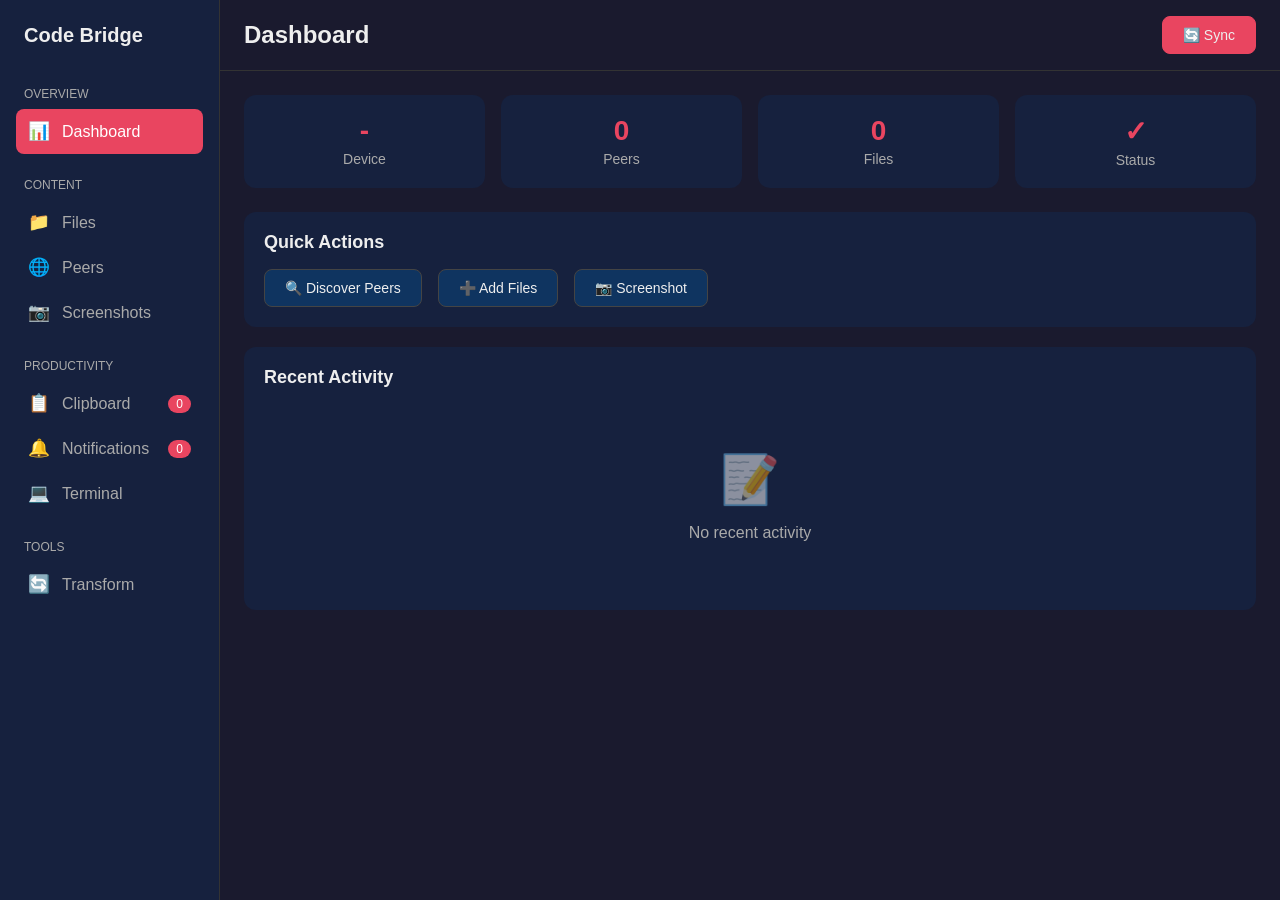
<file: apps/desktop-ubuntu/src/index.html>
<!DOCTYPE html>
<html lang="en">
<head>
    <meta charset="UTF-8">
    <meta name="viewport" content="width=device-width, initial-scale=1.0">
    <title>Code Bridge</title>
    <style>
        :root {
            --bg-primary: #1a1a2e;
            --bg-secondary: #16213e;
            --bg-tertiary: #0f3460;
            --text-primary: #eee;
            --text-secondary: #aaa;
            --accent: #e94560;
            --success: #4ade80;
            --warning: #fbbf24;
            --error: #ef4444;
            --info: #3b82f6;
        }

        * {
            box-sizing: border-box;
            margin: 0;
            padding: 0;
        }

        body {
            font-family: -apple-system, BlinkMacSystemFont, 'Segoe UI', Roboto, sans-serif;
            background: var(--bg-primary);
            color: var(--text-primary);
            min-height: 100vh;
            display: flex;
        }

        /* Sidebar */
        .sidebar {
            width: 220px;
            background: var(--bg-secondary);
            padding: 1rem;
            display: flex;
            flex-direction: column;
            border-right: 1px solid #333;
        }

        .logo {
            font-size: 1.25rem;
            font-weight: bold;
            margin-bottom: 2rem;
            padding: 0.5rem;
        }

        .nav-section {
            margin-bottom: 1.5rem;
        }

        .nav-section-title {
            font-size: 0.75rem;
            text-transform: uppercase;
            color: var(--text-secondary);
            margin-bottom: 0.5rem;
            padding: 0 0.5rem;
        }

        .nav-item {
            display: flex;
            align-items: center;
            gap: 0.75rem;
            padding: 0.75rem;
            border-radius: 8px;
            cursor: pointer;
            transition: all 0.2s;
            color: var(--text-secondary);
        }

        .nav-item:hover {
            background: var(--bg-tertiary);
            color: var(--text-primary);
        }

        .nav-item.active {
            background: var(--accent);
            color: white;
        }

        .nav-item .icon {
            font-size: 1.1rem;
        }

        .nav-item .badge {
            margin-left: auto;
            background: var(--accent);
            color: white;
            padding: 0.125rem 0.5rem;
            border-radius: 10px;
            font-size: 0.75rem;
        }

        .nav-item.active .badge {
            background: white;
            color: var(--accent);
        }

        /* Main Content */
        .main {
            flex: 1;
            display: flex;
            flex-direction: column;
            overflow: hidden;
        }

        .header {
            padding: 1rem 1.5rem;
            border-bottom: 1px solid #333;
            display: flex;
            align-items: center;
            justify-content: space-between;
        }

        .header h1 {
            font-size: 1.5rem;
        }

        .header-actions {
            display: flex;
            gap: 0.5rem;
        }

        .content {
            flex: 1;
            overflow-y: auto;
            padding: 1.5rem;
        }

        /* View containers */
        .view {
            display: none;
        }

        .view.active {
            display: block;
        }

        /* Status cards */
        .status-grid {
            display: grid;
            grid-template-columns: repeat(auto-fit, minmax(150px, 1fr));
            gap: 1rem;
            margin-bottom: 1.5rem;
        }

        .status-card {
            background: var(--bg-secondary);
            border-radius: 12px;
            padding: 1.25rem;
            text-align: center;
        }

        .status-card .value {
            font-size: 1.75rem;
            font-weight: bold;
            color: var(--accent);
        }

        .status-card .label {
            font-size: 0.875rem;
            color: var(--text-secondary);
            margin-top: 0.25rem;
        }

        /* Buttons */
        button {
            padding: 0.625rem 1.25rem;
            background: var(--bg-tertiary);
            border: 1px solid #444;
            border-radius: 8px;
            color: var(--text-primary);
            cursor: pointer;
            font-size: 0.875rem;
            transition: all 0.2s;
            display: inline-flex;
            align-items: center;
            gap: 0.5rem;
        }

        button:hover {
            background: #1a4d6e;
            border-color: #555;
        }

        button.primary {
            background: var(--accent);
            border-color: var(--accent);
        }

        button.primary:hover {
            background: #d13550;
        }

        button.small {
            padding: 0.375rem 0.75rem;
            font-size: 0.75rem;
        }

        /* Section boxes */
        .section {
            background: var(--bg-secondary);
            border-radius: 12px;
            padding: 1.25rem;
            margin-bottom: 1.25rem;
        }

        .section-header {
            display: flex;
            align-items: center;
            justify-content: space-between;
            margin-bottom: 1rem;
        }

        .section-title {
            font-size: 1.125rem;
            font-weight: 600;
        }

        /* Lists */
        .list {
            list-style: none;
        }

        .list-item {
            display: flex;
            align-items: center;
            padding: 0.875rem;
            border-bottom: 1px solid #333;
            gap: 1rem;
            transition: background 0.2s;
        }

        .list-item:last-child {
            border-bottom: none;
        }

        .list-item:hover {
            background: var(--bg-tertiary);
            border-radius: 8px;
        }

        .list-item .icon {
            font-size: 1.25rem;
        }

        .list-item .content {
            flex: 1;
            min-width: 0;
        }

        .list-item .title {
            font-weight: 500;
            margin-bottom: 0.25rem;
        }

        .list-item .subtitle {
            font-size: 0.875rem;
            color: var(--text-secondary);
        }

        .list-item .meta {
            font-size: 0.875rem;
            color: var(--text-secondary);
            text-align: right;
        }

        .list-item .actions {
            display: flex;
            gap: 0.5rem;
            opacity: 0;
            transition: opacity 0.2s;
        }

        .list-item:hover .actions {
            opacity: 1;
        }

        .empty {
            text-align: center;
            color: var(--text-secondary);
            padding: 3rem;
        }

        .empty .icon {
            font-size: 3rem;
            margin-bottom: 1rem;
            opacity: 0.5;
        }

        /* Split view */
        .split-view {
            display: grid;
            grid-template-columns: 1fr 1fr;
            gap: 1.5rem;
            height: 100%;
        }

        .split-view > div {
            display: flex;
            flex-direction: column;
            overflow: hidden;
        }

        /* Tabs */
        .tabs {
            display: flex;
            gap: 0.5rem;
            margin-bottom: 1rem;
            border-bottom: 1px solid #333;
            padding-bottom: 0.5rem;
        }

        .tab {
            padding: 0.5rem 1rem;
            background: transparent;
            border: none;
            border-radius: 6px;
            color: var(--text-secondary);
            cursor: pointer;
        }

        .tab:hover {
            background: var(--bg-tertiary);
            color: var(--text-primary);
        }

        .tab.active {
            background: var(--accent);
            color: white;
        }

        /* Forms */
        .form-group {
            margin-bottom: 1rem;
        }

        .form-label {
            display: block;
            font-size: 0.875rem;
            color: var(--text-secondary);
            margin-bottom: 0.5rem;
        }

        input, select, textarea {
            width: 100%;
            padding: 0.625rem;
            background: var(--bg-tertiary);
            border: 1px solid #444;
            border-radius: 6px;
            color: var(--text-primary);
            font-size: 0.875rem;
        }

        input:focus, select:focus, textarea:focus {
            outline: none;
            border-color: var(--accent);
        }

        textarea {
            resize: vertical;
            font-family: 'Monaco', 'Menlo', monospace;
        }

        /* Code block */
        .code-block {
            background: #0d1117;
            border-radius: 8px;
            padding: 1rem;
            font-family: 'Monaco', 'Menlo', monospace;
            font-size: 0.875rem;
            overflow-x: auto;
            color: #c9d1d9;
        }

        /* Notification styles */
        .notification-item {
            position: relative;
        }

        .notification-item .priority-dot {
            width: 8px;
            height: 8px;
            border-radius: 50%;
            flex-shrink: 0;
        }

        .notification-item .priority-dot.critical { background: var(--error); }
        .notification-item .priority-dot.high { background: var(--warning); }
        .notification-item .priority-dot.normal { background: var(--info); }
        .notification-item .priority-dot.low { background: var(--text-secondary); }

        .notification-item.unread {
            background: rgba(233, 69, 96, 0.05);
        }

        /* Terminal styles */
        .terminal-output {
            background: #0d1117;
            border-radius: 8px;
            padding: 1rem;
            font-family: 'Monaco', 'Menlo', monospace;
            font-size: 0.875rem;
            color: #4ade80;
            height: 300px;
            overflow-y: auto;
            white-space: pre-wrap;
        }

        .recording-controls {
            display: flex;
            align-items: center;
            gap: 1rem;
            padding: 1rem;
            background: var(--bg-tertiary);
            border-radius: 8px;
            margin-bottom: 1rem;
        }

        .recording-indicator {
            display: flex;
            align-items: center;
            gap: 0.5rem;
        }

        .recording-indicator .dot {
            width: 12px;
            height: 12px;
            border-radius: 50%;
            background: var(--error);
            animation: pulse 1s infinite;
        }

        @keyframes pulse {
            0%, 100% { opacity: 1; }
            50% { opacity: 0.5; }
        }

        /* Image preview */
        .image-preview {
            background: var(--bg-tertiary);
            border-radius: 8px;
            aspect-ratio: 16/9;
            display: flex;
            align-items: center;
            justify-content: center;
            color: var(--text-secondary);
        }

        .drop-zone {
            border: 2px dashed #444;
            border-radius: 12px;
            padding: 3rem;
            text-align: center;
            color: var(--text-secondary);
            transition: all 0.2s;
            cursor: pointer;
        }

        .drop-zone:hover, .drop-zone.active {
            border-color: var(--accent);
            background: rgba(233, 69, 96, 0.1);
        }

        /* Category badges */
        .category-badge {
            padding: 0.25rem 0.5rem;
            border-radius: 4px;
            font-size: 0.75rem;
            font-weight: 500;
        }

        .category-badge.build { background: #3b82f6; color: white; }
        .category-badge.test { background: #8b5cf6; color: white; }
        .category-badge.pr { background: #10b981; color: white; }
        .category-badge.security { background: #ef4444; color: white; }
        .category-badge.system { background: #6b7280; color: white; }
        .category-badge.code { background: #f59e0b; color: white; }
        .category-badge.text { background: #3b82f6; color: white; }
        .category-badge.url { background: #8b5cf6; color: white; }

        /* Slider */
        input[type="range"] {
            -webkit-appearance: none;
            background: var(--bg-tertiary);
            border-radius: 4px;
            height: 8px;
        }

        input[type="range"]::-webkit-slider-thumb {
            -webkit-appearance: none;
            width: 18px;
            height: 18px;
            border-radius: 50%;
            background: var(--accent);
            cursor: pointer;
        }

        /* Toggle */
        .toggle {
            position: relative;
            width: 44px;
            height: 24px;
            background: var(--bg-tertiary);
            border-radius: 12px;
            cursor: pointer;
            transition: background 0.2s;
        }

        .toggle.active {
            background: var(--accent);
        }

        .toggle::after {
            content: '';
            position: absolute;
            top: 2px;
            left: 2px;
            width: 20px;
            height: 20px;
            background: white;
            border-radius: 50%;
            transition: transform 0.2s;
        }

        .toggle.active::after {
            transform: translateX(20px);
        }

        /* Scrollbar */
        ::-webkit-scrollbar {
            width: 8px;
        }

        ::-webkit-scrollbar-track {
            background: var(--bg-primary);
        }

        ::-webkit-scrollbar-thumb {
            background: #444;
            border-radius: 4px;
        }

        ::-webkit-scrollbar-thumb:hover {
            background: #555;
        }
    </style>
</head>
<body>
    <!-- Sidebar -->
    <div class="sidebar">
        <div class="logo">Code Bridge</div>

        <div class="nav-section">
            <div class="nav-section-title">Overview</div>
            <div class="nav-item active" data-view="dashboard">
                <span class="icon">📊</span>
                <span>Dashboard</span>
            </div>
        </div>

        <div class="nav-section">
            <div class="nav-section-title">Content</div>
            <div class="nav-item" data-view="files">
                <span class="icon">📁</span>
                <span>Files</span>
            </div>
            <div class="nav-item" data-view="peers">
                <span class="icon">🌐</span>
                <span>Peers</span>
            </div>
            <div class="nav-item" data-view="screenshots">
                <span class="icon">📷</span>
                <span>Screenshots</span>
            </div>
        </div>

        <div class="nav-section">
            <div class="nav-section-title">Productivity</div>
            <div class="nav-item" data-view="clipboard">
                <span class="icon">📋</span>
                <span>Clipboard</span>
                <span class="badge" id="clipboard-count">0</span>
            </div>
            <div class="nav-item" data-view="notifications">
                <span class="icon">🔔</span>
                <span>Notifications</span>
                <span class="badge" id="notification-count">0</span>
            </div>
            <div class="nav-item" data-view="terminal">
                <span class="icon">💻</span>
                <span>Terminal</span>
            </div>
        </div>

        <div class="nav-section">
            <div class="nav-section-title">Tools</div>
            <div class="nav-item" data-view="transform">
                <span class="icon">🔄</span>
                <span>Transform</span>
            </div>
        </div>
    </div>

    <!-- Main Content -->
    <div class="main">
        <div class="header">
            <h1 id="view-title">Dashboard</h1>
            <div class="header-actions">
                <button id="sync-btn" class="primary">🔄 Sync</button>
            </div>
        </div>

        <div class="content">
            <!-- Dashboard View -->
            <div id="dashboard-view" class="view active">
                <div class="status-grid">
                    <div class="status-card">
                        <div class="value" id="device-name">-</div>
                        <div class="label">Device</div>
                    </div>
                    <div class="status-card">
                        <div class="value" id="peer-count">0</div>
                        <div class="label">Peers</div>
                    </div>
                    <div class="status-card">
                        <div class="value" id="file-count">0</div>
                        <div class="label">Files</div>
                    </div>
                    <div class="status-card">
                        <div class="value" id="sync-status">✓</div>
                        <div class="label">Status</div>
                    </div>
                </div>

                <div class="section">
                    <div class="section-header">
                        <h3 class="section-title">Quick Actions</h3>
                    </div>
                    <div style="display: flex; gap: 1rem; flex-wrap: wrap;">
                        <button id="discover-btn">🔍 Discover Peers</button>
                        <button id="add-files-btn">➕ Add Files</button>
                        <button id="take-screenshot-btn">📷 Screenshot</button>
                    </div>
                </div>

                <div class="section">
                    <div class="section-header">
                        <h3 class="section-title">Recent Activity</h3>
                    </div>
                    <ul class="list" id="activity-list">
                        <li class="empty">
                            <div class="icon">📝</div>
                            <div>No recent activity</div>
                        </li>
                    </ul>
                </div>
            </div>

            <!-- Files View -->
            <div id="files-view" class="view">
                <div class="section">
                    <div class="section-header">
                        <h3 class="section-title">Tracked Files</h3>
                        <button id="add-files-btn-2">➕ Add Files</button>
                    </div>
                    <ul class="list" id="file-list">
                        <li class="empty">
                            <div class="icon">📁</div>
                            <div>No files tracked</div>
                        </li>
                    </ul>
                </div>

                <div class="drop-zone" id="drop-zone">
                    <div class="icon">📂</div>
                    <p>Drop files here to share</p>
                </div>
            </div>

            <!-- Peers View -->
            <div id="peers-view" class="view">
                <div class="section">
                    <div class="section-header">
                        <h3 class="section-title">Connected Peers</h3>
                        <button id="discover-btn-2">🔍 Discover</button>
                    </div>
                    <ul class="list" id="peer-list">
                        <li class="empty">
                            <div class="icon">🌐</div>
                            <div>No peers connected</div>
                        </li>
                    </ul>
                </div>
            </div>

            <!-- Screenshots View -->
            <div id="screenshots-view" class="view">
                <div class="section">
                    <div class="section-header">
                        <h3 class="section-title">Screenshots</h3>
                        <div style="display: flex; gap: 0.5rem;">
                            <button id="capture-fullscreen">🖥️ Fullscreen</button>
                            <button id="capture-selection">✂️ Selection</button>
                        </div>
                    </div>
                    <ul class="list" id="screenshot-list">
                        <li class="empty">
                            <div class="icon">📷</div>
                            <div>No screenshots captured</div>
                        </li>
                    </ul>
                </div>
            </div>

            <!-- Clipboard View -->
            <div id="clipboard-view" class="view">
                <div class="section">
                    <div class="section-header">
                        <h3 class="section-title">Clipboard History</h3>
                        <div style="display: flex; gap: 0.5rem; align-items: center;">
                            <input type="text" id="clipboard-search" placeholder="Search..." style="width: 200px;">
                            <button id="clipboard-favorites" class="small">⭐ Favorites</button>
                            <button id="clipboard-clear" class="small">🗑️ Clear</button>
                        </div>
                    </div>
                    <ul class="list" id="clipboard-list">
                        <li class="empty">
                            <div class="icon">📋</div>
                            <div>No clipboard history</div>
                        </li>
                    </ul>
                </div>
            </div>

            <!-- Notifications View -->
            <div id="notifications-view" class="view">
                <div class="tabs" id="notification-tabs">
                    <button class="tab active" data-filter="all">All</button>
                    <button class="tab" data-filter="build">🔨 Builds</button>
                    <button class="tab" data-filter="test">🧪 Tests</button>
                    <button class="tab" data-filter="pr">🔀 PRs</button>
                    <button class="tab" data-filter="security">🛡️ Security</button>
                </div>

                <div class="section">
                    <div class="section-header">
                        <h3 class="section-title">Notifications</h3>
                        <button id="mark-all-read" class="small">✓ Mark All Read</button>
                    </div>
                    <ul class="list" id="notification-list">
                        <li class="empty">
                            <div class="icon">🔔</div>
                            <div>No notifications</div>
                        </li>
                    </ul>
                </div>
            </div>

            <!-- Terminal View -->
            <div id="terminal-view" class="view">
                <div class="tabs" id="terminal-tabs">
                    <button class="tab active" data-tab="recordings">Recordings</button>
                    <button class="tab" data-tab="history">History</button>
                    <button class="tab" data-tab="environment">Environment</button>
                </div>

                <div id="recordings-panel">
                    <div class="recording-controls">
                        <button id="start-recording" class="primary">⏺️ Start Recording</button>
                        <button id="stop-recording" style="display:none;">⏹️ Stop</button>
                        <span id="recording-status" style="display:none;" class="recording-indicator">
                            <span class="dot"></span>
                            <span>Recording...</span>
                        </span>
                    </div>

                    <div class="split-view" style="height: 400px;">
                        <div class="section" style="margin: 0;">
                            <h4 style="margin-bottom: 1rem;">Recordings</h4>
                            <ul class="list" id="recording-list">
                                <li class="empty">
                                    <div class="icon">🎬</div>
                                    <div>No recordings yet</div>
                                </li>
                            </ul>
                        </div>
                        <div class="section" style="margin: 0;">
                            <h4 style="margin-bottom: 1rem;">Preview</h4>
                            <div class="terminal-output" id="recording-preview">
                                Select a recording to preview
                            </div>
                        </div>
                    </div>
                </div>

                <div id="history-panel" style="display: none;">
                    <div class="section">
                        <div class="section-header">
                            <h3 class="section-title">Command History</h3>
                            <input type="text" id="history-search" placeholder="Search commands..." style="width: 250px;">
                        </div>
                        <ul class="list" id="history-list">
                            <li class="empty">
                                <div class="icon">📜</div>
                                <div>No command history</div>
                            </li>
                        </ul>
                    </div>
                </div>

                <div id="environment-panel" style="display: none;">
                    <div class="tabs" id="env-tabs">
                        <button class="tab active" data-env="aliases">Aliases</button>
                        <button class="tab" data-env="functions">Functions</button>
                        <button class="tab" data-env="vars">Variables</button>
                    </div>

                    <div class="section" id="aliases-section">
                        <ul class="list" id="alias-list">
                            <li class="empty">No aliases synced</li>
                        </ul>
                    </div>

                    <div class="section" id="functions-section" style="display: none;">
                        <ul class="list" id="function-list">
                            <li class="empty">No functions synced</li>
                        </ul>
                    </div>

                    <div class="section" id="vars-section" style="display: none;">
                        <ul class="list" id="var-list">
                            <li class="empty">No environment variables synced</li>
                        </ul>
                    </div>
                </div>
            </div>

            <!-- Transform View -->
            <div id="transform-view" class="view">
                <div class="tabs" id="transform-tabs">
                    <button class="tab active" data-transform="images">🖼️ Images</button>
                    <button class="tab" data-transform="data">📄 Data</button>
                    <button class="tab" data-transform="documents">📝 Documents</button>
                </div>

                <div id="images-transform-panel">
                    <div class="split-view">
                        <div>
                            <div class="section">
                                <h4>Source Image</h4>
                                <div class="drop-zone" id="image-drop-zone">
                                    <div class="icon">🖼️</div>
                                    <p>Drop image here or click to select</p>
                                </div>
                            </div>
                        </div>
                        <div>
                            <div class="section">
                                <h4>Output Settings</h4>
                                <div class="form-group">
                                    <label class="form-label">Format</label>
                                    <select id="image-format">
                                        <option value="png">PNG</option>
                                        <option value="jpeg">JPEG</option>
                                        <option value="webp" selected>WebP</option>
                                        <option value="gif">GIF</option>
                                    </select>
                                </div>
                                <div class="form-group">
                                    <label class="form-label">Quality: <span id="quality-value">85</span>%</label>
                                    <input type="range" id="image-quality" min="1" max="100" value="85">
                                </div>
                                <div class="form-group">
                                    <label style="display: flex; align-items: center; gap: 0.5rem; cursor: pointer;">
                                        <div class="toggle" id="resize-toggle"></div>
                                        <span>Resize Image</span>
                                    </label>
                                </div>
                                <div id="resize-options" style="display: none;">
                                    <div style="display: flex; gap: 0.5rem; align-items: center;">
                                        <input type="number" id="resize-width" placeholder="Width" style="width: 100px;">
                                        <span>x</span>
                                        <input type="number" id="resize-height" placeholder="Height" style="width: 100px;">
                                        <span>px</span>
                                    </div>
                                </div>
                                <button id="convert-image" class="primary" style="width: 100%; margin-top: 1rem;">
                                    Convert
                                </button>
                            </div>
                        </div>
                    </div>
                </div>

                <div id="data-transform-panel" style="display: none;">
                    <div style="display: flex; gap: 1rem; align-items: center; margin-bottom: 1rem;">
                        <select id="from-format" style="width: 120px;">
                            <option value="json">JSON</option>
                            <option value="yaml">YAML</option>
                            <option value="toml">TOML</option>
                            <option value="xml">XML</option>
                        </select>
                        <span>→</span>
                        <select id="to-format" style="width: 120px;">
                            <option value="json">JSON</option>
                            <option value="yaml" selected>YAML</option>
                            <option value="toml">TOML</option>
                            <option value="xml">XML</option>
                        </select>
                        <button id="convert-data" class="primary">Convert</button>
                        <button id="swap-formats">⇄ Swap</button>
                    </div>

                    <div class="split-view" style="height: 400px;">
                        <div class="section" style="margin: 0;">
                            <h4 style="margin-bottom: 0.5rem;">Input</h4>
                            <textarea id="data-input" style="height: 300px;" placeholder="Paste your data here..."></textarea>
                        </div>
                        <div class="section" style="margin: 0;">
                            <div style="display: flex; justify-content: space-between; margin-bottom: 0.5rem;">
                                <h4>Output</h4>
                                <button id="copy-output" class="small">📋 Copy</button>
                            </div>
                            <textarea id="data-output" style="height: 300px;" readonly></textarea>
                        </div>
                    </div>
                </div>

                <div id="documents-transform-panel" style="display: none;">
                    <div style="display: flex; gap: 1rem; align-items: center; margin-bottom: 1rem;">
                        <select id="doc-from-format" style="width: 150px;">
                            <option value="markdown">Markdown</option>
                            <option value="html">HTML</option>
                            <option value="text">Plain Text</option>
                        </select>
                        <span>→</span>
                        <select id="doc-to-format" style="width: 150px;">
                            <option value="markdown">Markdown</option>
                            <option value="html" selected>HTML</option>
                            <option value="text">Plain Text</option>
                        </select>
                        <button id="convert-doc" class="primary">Convert</button>
                    </div>

                    <div class="split-view" style="height: 400px;">
                        <div class="section" style="margin: 0;">
                            <h4 style="margin-bottom: 0.5rem;">Input</h4>
                            <textarea id="doc-input" style="height: 300px;" placeholder="Enter your document..."></textarea>
                        </div>
                        <div class="section" style="margin: 0;">
                            <div style="display: flex; justify-content: space-between; margin-bottom: 0.5rem;">
                                <h4>Output</h4>
                                <button id="copy-doc-output" class="small">📋 Copy</button>
                            </div>
                            <textarea id="doc-output" style="height: 300px;" readonly></textarea>
                        </div>
                    </div>
                </div>
            </div>
        </div>
    </div>

    <script>
        const { invoke } = window.__TAURI__.core;

        // State
        let currentView = 'dashboard';
        let clipboardHistory = [];
        let notifications = [];
        let terminalRecordings = [];
        let commandHistory = [];
        let isRecording = false;

        // Navigation
        document.querySelectorAll('.nav-item').forEach(item => {
            item.addEventListener('click', () => {
                const view = item.dataset.view;
                switchView(view);
            });
        });

        function switchView(view) {
            document.querySelectorAll('.nav-item').forEach(i => i.classList.remove('active'));
            document.querySelector(`[data-view="${view}"]`).classList.add('active');

            document.querySelectorAll('.view').forEach(v => v.classList.remove('active'));
            document.getElementById(`${view}-view`).classList.add('active');

            const titles = {
                dashboard: 'Dashboard',
                files: 'Files',
                peers: 'Peers',
                screenshots: 'Screenshots',
                clipboard: 'Clipboard',
                notifications: 'Notifications',
                terminal: 'Terminal',
                transform: 'Transform'
            };
            document.getElementById('view-title').textContent = titles[view];
            currentView = view;
        }

        // Tab handlers
        document.querySelectorAll('.tabs').forEach(tabContainer => {
            tabContainer.querySelectorAll('.tab').forEach(tab => {
                tab.addEventListener('click', () => {
                    tabContainer.querySelectorAll('.tab').forEach(t => t.classList.remove('active'));
                    tab.classList.add('active');

                    // Handle specific tab containers
                    if (tabContainer.id === 'terminal-tabs') {
                        const panel = tab.dataset.tab;
                        document.getElementById('recordings-panel').style.display = panel === 'recordings' ? 'block' : 'none';
                        document.getElementById('history-panel').style.display = panel === 'history' ? 'block' : 'none';
                        document.getElementById('environment-panel').style.display = panel === 'environment' ? 'block' : 'none';
                    } else if (tabContainer.id === 'transform-tabs') {
                        const panel = tab.dataset.transform;
                        document.getElementById('images-transform-panel').style.display = panel === 'images' ? 'block' : 'none';
                        document.getElementById('data-transform-panel').style.display = panel === 'data' ? 'block' : 'none';
                        document.getElementById('documents-transform-panel').style.display = panel === 'documents' ? 'block' : 'none';
                    } else if (tabContainer.id === 'env-tabs') {
                        const section = tab.dataset.env;
                        document.getElementById('aliases-section').style.display = section === 'aliases' ? 'block' : 'none';
                        document.getElementById('functions-section').style.display = section === 'functions' ? 'block' : 'none';
                        document.getElementById('vars-section').style.display = section === 'vars' ? 'block' : 'none';
                    }
                });
            });
        });

        // Toggle handlers
        document.getElementById('resize-toggle').addEventListener('click', function() {
            this.classList.toggle('active');
            document.getElementById('resize-options').style.display =
                this.classList.contains('active') ? 'block' : 'none';
        });

        // Quality slider
        document.getElementById('image-quality').addEventListener('input', function() {
            document.getElementById('quality-value').textContent = this.value;
        });

        // API Functions
        async function updateStatus() {
            try {
                const status = await invoke('get_status');
                document.getElementById('device-name').textContent = status.device_name;
                document.getElementById('peer-count').textContent = status.peer_count;
                document.getElementById('file-count').textContent = status.file_count;
                document.getElementById('sync-status').textContent = status.is_syncing ? '🔄' : '✓';
                document.getElementById('sync-status').style.color = status.is_syncing ? '#fbbf24' : '#4ade80';
            } catch (e) {
                console.error('Failed to get status:', e);
            }
        }

        async function updatePeers() {
            try {
                const peers = await invoke('list_peers');
                const list = document.getElementById('peer-list');

                if (peers.length === 0) {
                    list.innerHTML = '<li class="empty"><div class="icon">🌐</div><div>No peers connected</div></li>';
                } else {
                    list.innerHTML = peers.map(p => `
                        <li class="list-item">
                            <span class="icon">💻</span>
                            <div class="content">
                                <div class="title">${p.name}</div>
                                <div class="subtitle">${p.id.slice(0, 16)}...</div>
                            </div>
                            <span style="color: var(--success);">● Connected</span>
                        </li>
                    `).join('');
                }
            } catch (e) {
                console.error('Failed to list peers:', e);
            }
        }

        async function updateFiles() {
            try {
                const files = await invoke('list_files');
                const list = document.getElementById('file-list');

                if (files.length === 0) {
                    list.innerHTML = '<li class="empty"><div class="icon">📁</div><div>No files tracked</div></li>';
                } else {
                    list.innerHTML = files.slice(0, 20).map(f => `
                        <li class="list-item">
                            <span class="icon">📄</span>
                            <div class="content">
                                <div class="title">${f.path.split('/').pop()}</div>
                                <div class="subtitle">${f.path}</div>
                            </div>
                            <span class="meta">${formatSize(f.size)}</span>
                        </li>
                    `).join('');
                }
            } catch (e) {
                console.error('Failed to list files:', e);
            }
        }

        async function loadClipboardHistory() {
            try {
                const history = await invoke('get_clipboard_history');
                clipboardHistory = history;
                updateClipboardList();
            } catch (e) {
                console.error('Failed to load clipboard:', e);
                // Use sample data for demo
                clipboardHistory = [
                    { id: '1', type: 'code', preview: 'fn main() { println!("Hello"); }', timestamp: Date.now() - 3600000, favorite: true },
                    { id: '2', type: 'url', preview: 'https://github.com/anthropics/claude-code', timestamp: Date.now() - 7200000, favorite: false },
                    { id: '3', type: 'text', preview: 'Meeting notes from standup...', timestamp: Date.now() - 86400000, favorite: false }
                ];
                updateClipboardList();
            }
        }

        function updateClipboardList() {
            const list = document.getElementById('clipboard-list');
            const count = document.getElementById('clipboard-count');
            count.textContent = clipboardHistory.length;

            if (clipboardHistory.length === 0) {
                list.innerHTML = '<li class="empty"><div class="icon">📋</div><div>No clipboard history</div></li>';
                return;
            }

            list.innerHTML = clipboardHistory.map(item => `
                <li class="list-item">
                    <span class="category-badge ${item.type}">${item.type}</span>
                    <div class="content">
                        <div class="title">${escapeHtml(item.preview.slice(0, 60))}${item.preview.length > 60 ? '...' : ''}</div>
                        <div class="subtitle">${formatRelativeTime(item.timestamp)}</div>
                    </div>
                    <div class="actions">
                        <button class="small" onclick="copyClipboardItem('${item.id}')">📋</button>
                        <button class="small" onclick="toggleFavorite('${item.id}')">${item.favorite ? '⭐' : '☆'}</button>
                    </div>
                </li>
            `).join('');
        }

        async function loadNotifications() {
            try {
                const notifs = await invoke('get_notifications');
                notifications = notifs;
                updateNotificationList();
            } catch (e) {
                // Use sample data for demo
                notifications = [
                    { id: '1', app: 'GitHub Actions', title: 'Build Succeeded', body: 'CI/CD pipeline completed', category: 'build', priority: 'normal', read: false, timestamp: Date.now() - 1800000 },
                    { id: '2', app: 'GitHub', title: 'New PR Review', body: 'Alex commented on PR #42', category: 'pr', priority: 'high', read: false, timestamp: Date.now() - 3600000 },
                    { id: '3', app: 'Security Scanner', title: 'Vulnerability Found', body: 'Detected outdated dependency', category: 'security', priority: 'critical', read: true, timestamp: Date.now() - 7200000 }
                ];
                updateNotificationList();
            }
        }

        function updateNotificationList() {
            const list = document.getElementById('notification-list');
            const count = document.getElementById('notification-count');
            const unread = notifications.filter(n => !n.read).length;
            count.textContent = unread;

            if (notifications.length === 0) {
                list.innerHTML = '<li class="empty"><div class="icon">🔔</div><div>No notifications</div></li>';
                return;
            }

            list.innerHTML = notifications.map(n => `
                <li class="list-item notification-item ${n.read ? '' : 'unread'}">
                    <span class="priority-dot ${n.priority}"></span>
                    <span class="category-badge ${n.category}">${n.category}</span>
                    <div class="content">
                        <div class="title">${escapeHtml(n.title)}</div>
                        <div class="subtitle">${escapeHtml(n.body)}</div>
                    </div>
                    <div class="meta">
                        ${formatRelativeTime(n.timestamp)}<br>
                        <span style="font-size: 0.75rem; color: var(--text-secondary);">${n.app}</span>
                    </div>
                </li>
            `).join('');
        }

        async function loadTerminalData() {
            // Sample data for demo
            terminalRecordings = [
                { id: '1', title: 'Project Setup', shell: 'zsh', duration: 245, timestamp: Date.now() - 86400000, preview: '$ cargo new my-project\n     Created binary...' },
                { id: '2', title: 'Debug Session', shell: 'bash', duration: 180, timestamp: Date.now() - 172800000, preview: '$ npm run test\n\nPASS  src/utils.test.ts...' }
            ];

            commandHistory = [
                { id: '1', command: 'cargo build --release', dir: '~/Projects/code-bridge', exitCode: 0, duration: 45.2, timestamp: Date.now() - 300000 },
                { id: '2', command: 'git push origin main', dir: '~/Projects/code-bridge', exitCode: 0, duration: 2.1, timestamp: Date.now() - 600000 },
                { id: '3', command: 'npm install', dir: '~/Projects/frontend', exitCode: 0, duration: 12.5, timestamp: Date.now() - 900000 }
            ];

            updateRecordingList();
            updateHistoryList();
            updateEnvironmentLists();
        }

        function updateRecordingList() {
            const list = document.getElementById('recording-list');

            if (terminalRecordings.length === 0) {
                list.innerHTML = '<li class="empty"><div class="icon">🎬</div><div>No recordings yet</div></li>';
                return;
            }

            list.innerHTML = terminalRecordings.map(r => `
                <li class="list-item" onclick="previewRecording('${r.id}')">
                    <span class="icon">🎬</span>
                    <div class="content">
                        <div class="title">${escapeHtml(r.title)}</div>
                        <div class="subtitle">${r.shell} • ${formatDuration(r.duration)}</div>
                    </div>
                    <div class="meta">${formatRelativeTime(r.timestamp)}</div>
                </li>
            `).join('');
        }

        function updateHistoryList() {
            const list = document.getElementById('history-list');

            if (commandHistory.length === 0) {
                list.innerHTML = '<li class="empty"><div class="icon">📜</div><div>No command history</div></li>';
                return;
            }

            list.innerHTML = commandHistory.map(h => `
                <li class="list-item">
                    <div class="content">
                        <div class="title" style="font-family: monospace;">${escapeHtml(h.command)}</div>
                        <div class="subtitle">${h.dir} • Exit: ${h.exitCode} • ${h.duration}s</div>
                    </div>
                    <div class="meta">${formatRelativeTime(h.timestamp)}</div>
                    <div class="actions">
                        <button class="small" onclick="copyCommand('${h.command}')">📋</button>
                    </div>
                </li>
            `).join('');
        }

        function updateEnvironmentLists() {
            // Sample aliases
            document.getElementById('alias-list').innerHTML = `
                <li class="list-item"><code style="color: var(--accent);">ll</code> = <code>ls -la</code></li>
                <li class="list-item"><code style="color: var(--accent);">gs</code> = <code>git status</code></li>
                <li class="list-item"><code style="color: var(--accent);">gp</code> = <code>git push</code></li>
                <li class="list-item"><code style="color: var(--accent);">cb</code> = <code>cargo build</code></li>
            `;

            // Sample functions
            document.getElementById('function-list').innerHTML = `
                <li class="list-item">
                    <div class="content">
                        <div class="title" style="font-family: monospace;">mkcd</div>
                        <div class="subtitle" style="font-family: monospace;">mkdir -p $1 && cd $1</div>
                    </div>
                </li>
                <li class="list-item">
                    <div class="content">
                        <div class="title" style="font-family: monospace;">gitlog</div>
                        <div class="subtitle" style="font-family: monospace;">git log --oneline -n \${1:-10}</div>
                    </div>
                </li>
            `;

            // Sample vars
            document.getElementById('var-list').innerHTML = `
                <li class="list-item"><code style="color: var(--accent);">PATH</code> = <code>/usr/local/bin:...</code></li>
                <li class="list-item"><code style="color: var(--accent);">EDITOR</code> = <code>nvim</code></li>
                <li class="list-item"><code style="color: var(--accent);">GITHUB_TOKEN</code> = <code>••••••••</code></li>
            `;
        }

        function previewRecording(id) {
            const recording = terminalRecordings.find(r => r.id === id);
            if (recording) {
                document.getElementById('recording-preview').textContent = recording.preview;
            }
        }

        // Utility functions
        function formatSize(bytes) {
            const units = ['B', 'KB', 'MB', 'GB'];
            let size = bytes;
            let unitIndex = 0;
            while (size >= 1024 && unitIndex < units.length - 1) {
                size /= 1024;
                unitIndex++;
            }
            return `${size.toFixed(1)} ${units[unitIndex]}`;
        }

        function formatDuration(seconds) {
            const mins = Math.floor(seconds / 60);
            const secs = Math.floor(seconds % 60);
            return `${mins}:${secs.toString().padStart(2, '0')}`;
        }

        function formatRelativeTime(timestamp) {
            const diff = Date.now() - timestamp;
            const mins = Math.floor(diff / 60000);
            const hours = Math.floor(diff / 3600000);
            const days = Math.floor(diff / 86400000);

            if (mins < 1) return 'just now';
            if (mins < 60) return `${mins}m ago`;
            if (hours < 24) return `${hours}h ago`;
            return `${days}d ago`;
        }

        function escapeHtml(text) {
            const div = document.createElement('div');
            div.textContent = text;
            return div.innerHTML;
        }

        function copyToClipboard(text) {
            navigator.clipboard.writeText(text);
        }

        function copyCommand(command) {
            copyToClipboard(command);
        }

        function copyClipboardItem(id) {
            const item = clipboardHistory.find(i => i.id === id);
            if (item) copyToClipboard(item.preview);
        }

        function toggleFavorite(id) {
            const item = clipboardHistory.find(i => i.id === id);
            if (item) {
                item.favorite = !item.favorite;
                updateClipboardList();
            }
        }

        // Data conversion
        function convertData() {
            const input = document.getElementById('data-input').value;
            const fromFormat = document.getElementById('from-format').value;
            const toFormat = document.getElementById('to-format').value;

            try {
                let data;
                // Parse input
                if (fromFormat === 'json') {
                    data = JSON.parse(input);
                } else {
                    // For demo, just show placeholder
                    document.getElementById('data-output').value = '// Conversion requires backend support';
                    return;
                }

                // Convert to output
                if (toFormat === 'json') {
                    document.getElementById('data-output').value = JSON.stringify(data, null, 2);
                } else if (toFormat === 'yaml') {
                    // Simple YAML conversion for demo
                    document.getElementById('data-output').value = jsonToYaml(data);
                } else {
                    document.getElementById('data-output').value = '// Format not yet supported';
                }
            } catch (e) {
                document.getElementById('data-output').value = `Error: ${e.message}`;
            }
        }

        function jsonToYaml(obj, indent = 0) {
            let yaml = '';
            const prefix = '  '.repeat(indent);

            for (const [key, value] of Object.entries(obj)) {
                if (typeof value === 'object' && value !== null && !Array.isArray(value)) {
                    yaml += `${prefix}${key}:\n${jsonToYaml(value, indent + 1)}`;
                } else if (Array.isArray(value)) {
                    yaml += `${prefix}${key}:\n`;
                    value.forEach(item => {
                        yaml += `${prefix}  - ${item}\n`;
                    });
                } else {
                    yaml += `${prefix}${key}: ${value}\n`;
                }
            }

            return yaml;
        }

        // Document conversion
        function convertDocument() {
            const input = document.getElementById('doc-input').value;
            const fromFormat = document.getElementById('doc-from-format').value;
            const toFormat = document.getElementById('doc-to-format').value;

            if (fromFormat === 'markdown' && toFormat === 'html') {
                let html = input;
                // Basic markdown to HTML
                html = html.replace(/^### (.+)$/gm, '<h3>$1</h3>');
                html = html.replace(/^## (.+)$/gm, '<h2>$1</h2>');
                html = html.replace(/^# (.+)$/gm, '<h1>$1</h1>');
                html = html.replace(/\*\*(.+?)\*\*/g, '<strong>$1</strong>');
                html = html.replace(/\*(.+?)\*/g, '<em>$1</em>');
                html = html.replace(/\n\n/g, '</p><p>');
                html = '<p>' + html + '</p>';
                document.getElementById('doc-output').value = html;
            } else {
                document.getElementById('doc-output').value = input;
            }
        }

        // Event listeners
        document.getElementById('sync-btn').addEventListener('click', async () => {
            try {
                await invoke('start_sync');
                updateStatus();
            } catch (e) {
                console.error('Sync failed:', e);
            }
        });

        document.getElementById('discover-btn').addEventListener('click', async () => {
            try {
                await invoke('discover_peers');
                updatePeers();
            } catch (e) {
                console.error('Discovery failed:', e);
            }
        });

        document.getElementById('discover-btn-2')?.addEventListener('click', async () => {
            try {
                await invoke('discover_peers');
                updatePeers();
            } catch (e) {
                console.error('Discovery failed:', e);
            }
        });

        document.getElementById('add-files-btn').addEventListener('click', addFiles);
        document.getElementById('add-files-btn-2')?.addEventListener('click', addFiles);

        async function addFiles() {
            try {
                const { open } = window.__TAURI__.dialog;
                const selected = await open({ multiple: true, directory: false });
                if (selected) {
                    const paths = Array.isArray(selected) ? selected : [selected];
                    const count = await invoke('add_files', { paths });
                    alert(`Added ${count} files`);
                    updateFiles();
                    updateStatus();
                }
            } catch (e) {
                console.error('Add files failed:', e);
            }
        }

        document.getElementById('convert-data').addEventListener('click', convertData);
        document.getElementById('convert-doc').addEventListener('click', convertDocument);

        document.getElementById('swap-formats').addEventListener('click', () => {
            const from = document.getElementById('from-format');
            const to = document.getElementById('to-format');
            const temp = from.value;
            from.value = to.value;
            to.value = temp;

            const input = document.getElementById('data-input');
            const output = document.getElementById('data-output');
            const tempText = input.value;
            input.value = output.value;
            output.value = tempText;
        });

        document.getElementById('copy-output').addEventListener('click', () => {
            copyToClipboard(document.getElementById('data-output').value);
        });

        document.getElementById('copy-doc-output').addEventListener('click', () => {
            copyToClipboard(document.getElementById('doc-output').value);
        });

        document.getElementById('mark-all-read').addEventListener('click', () => {
            notifications.forEach(n => n.read = true);
            updateNotificationList();
        });

        document.getElementById('start-recording').addEventListener('click', () => {
            isRecording = true;
            document.getElementById('start-recording').style.display = 'none';
            document.getElementById('stop-recording').style.display = 'inline-flex';
            document.getElementById('recording-status').style.display = 'flex';
        });

        document.getElementById('stop-recording').addEventListener('click', () => {
            isRecording = false;
            document.getElementById('start-recording').style.display = 'inline-flex';
            document.getElementById('stop-recording').style.display = 'none';
            document.getElementById('recording-status').style.display = 'none';

            // Add new recording
            terminalRecordings.unshift({
                id: Date.now().toString(),
                title: `Recording ${terminalRecordings.length + 1}`,
                shell: 'bash',
                duration: Math.floor(Math.random() * 300) + 30,
                timestamp: Date.now(),
                preview: '$ ls -la\ntotal 0\ndrwxr-xr-x...'
            });
            updateRecordingList();
        });

        // Drag and drop
        const dropZone = document.getElementById('drop-zone');
        dropZone?.addEventListener('dragover', (e) => {
            e.preventDefault();
            dropZone.classList.add('active');
        });
        dropZone?.addEventListener('dragleave', () => {
            dropZone.classList.remove('active');
        });
        dropZone?.addEventListener('drop', async (e) => {
            e.preventDefault();
            dropZone.classList.remove('active');
        });

        // Initial load
        updateStatus();
        updatePeers();
        updateFiles();
        loadClipboardHistory();
        loadNotifications();
        loadTerminalData();

        // Periodic refresh
        setInterval(() => {
            updateStatus();
            updatePeers();
        }, 5000);
    </script>
</body>
</html>
</file>
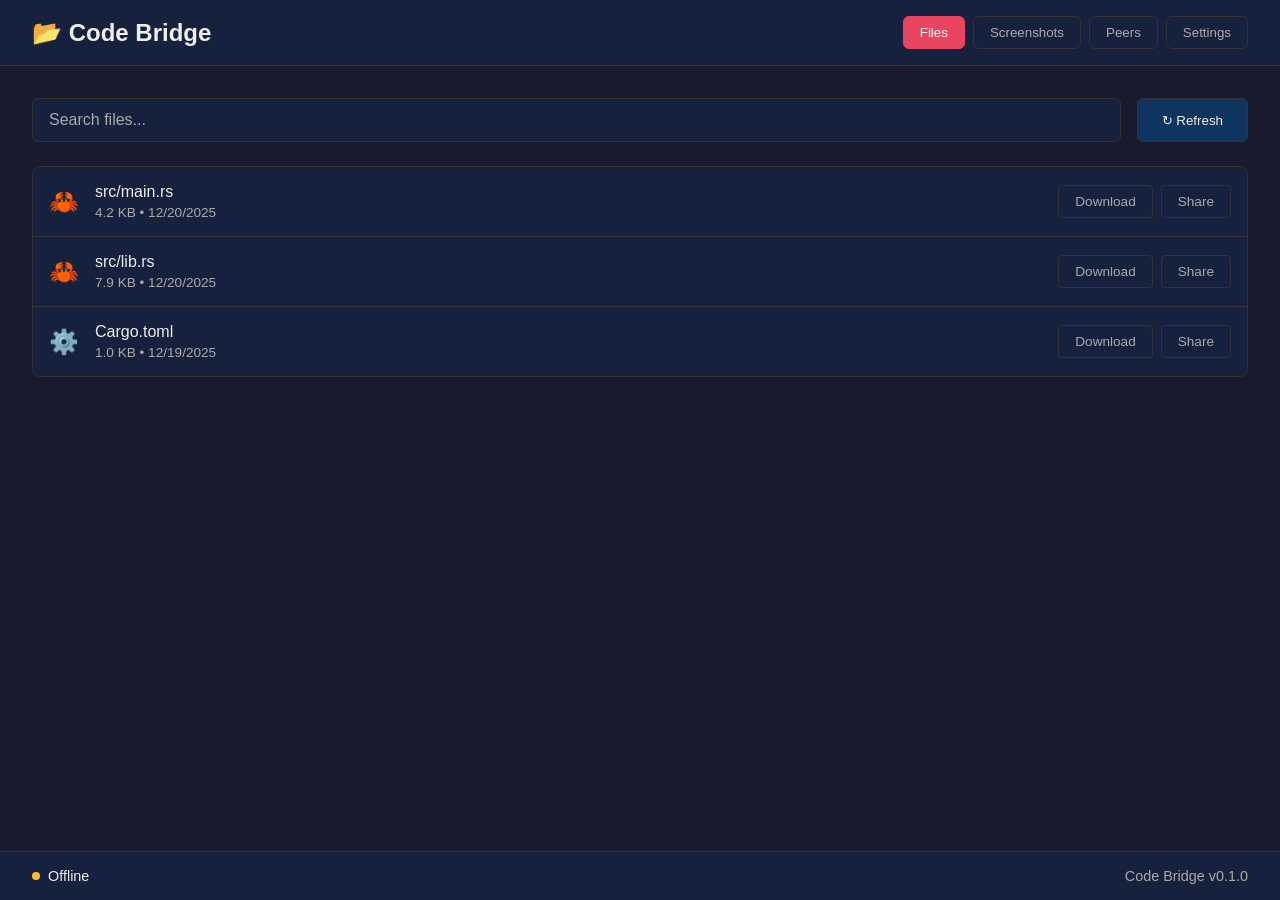
<file: services/qnap/web-ui/index.html>
<!DOCTYPE html>
<html lang="en">
<head>
    <meta charset="UTF-8">
    <meta name="viewport" content="width=device-width, initial-scale=1.0">
    <title>Code Bridge - File Browser</title>
    <link rel="stylesheet" href="styles.css">
</head>
<body>
    <header>
        <h1>📂 Code Bridge</h1>
        <nav>
            <button class="nav-btn active" data-view="files">Files</button>
            <button class="nav-btn" data-view="screenshots">Screenshots</button>
            <button class="nav-btn" data-view="peers">Peers</button>
            <button class="nav-btn" data-view="settings">Settings</button>
        </nav>
    </header>

    <main>
        <!-- Files View -->
        <section id="files-view" class="view active">
            <div class="toolbar">
                <input type="text" id="file-search" placeholder="Search files...">
                <button id="refresh-files">↻ Refresh</button>
            </div>
            <div class="file-list" id="file-list">
                <div class="loading">Loading files...</div>
            </div>
        </section>

        <!-- Screenshots View -->
        <section id="screenshots-view" class="view">
            <div class="toolbar">
                <input type="text" id="screenshot-search" placeholder="Search by OCR text...">
                <button id="refresh-screenshots">↻ Refresh</button>
            </div>
            <div class="screenshot-grid" id="screenshot-grid">
                <div class="loading">Loading screenshots...</div>
            </div>
        </section>

        <!-- Peers View -->
        <section id="peers-view" class="view">
            <div class="toolbar">
                <button id="discover-peers">🔍 Discover Peers</button>
            </div>
            <div class="peer-list" id="peer-list">
                <div class="loading">Loading peers...</div>
            </div>
        </section>

        <!-- Settings View -->
        <section id="settings-view" class="view">
            <div class="settings-panel">
                <h2>Configuration</h2>
                <div class="setting">
                    <label>Device Name</label>
                    <input type="text" id="device-name" placeholder="My Device">
                </div>
                <div class="setting">
                    <label>Watch Directories</label>
                    <textarea id="watch-dirs" placeholder="/path/to/watch"></textarea>
                </div>
                <div class="setting">
                    <label>Ignore Patterns</label>
                    <textarea id="ignore-patterns" placeholder=".git&#10;node_modules"></textarea>
                </div>
                <button id="save-settings">Save Settings</button>
            </div>
        </section>
    </main>

    <footer>
        <span id="status">Connecting...</span>
        <span id="version">Code Bridge v0.1.0</span>
    </footer>

    <script src="app.js"></script>
</body>
</html>
</file>
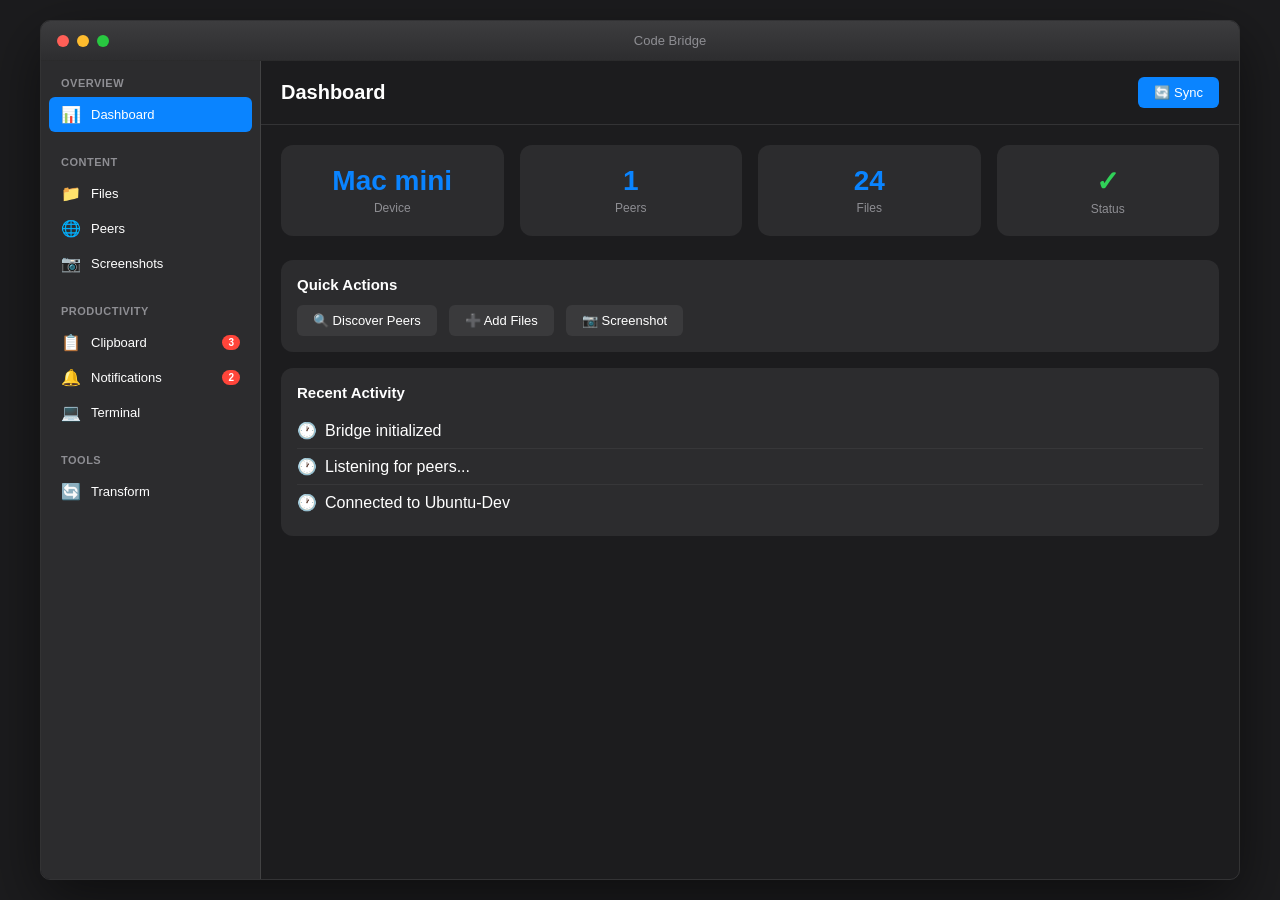
<file: apps/preview.html>
<!DOCTYPE html>
<html lang="en">
<head>
    <meta charset="UTF-8">
    <meta name="viewport" content="width=device-width, initial-scale=1.0">
    <title>Code Bridge - macOS App Preview</title>
    <style>
        * { box-sizing: border-box; margin: 0; padding: 0; }

        :root {
            --bg-primary: #1c1c1e;
            --bg-secondary: #2c2c2e;
            --bg-tertiary: #3a3a3c;
            --text-primary: #ffffff;
            --text-secondary: #8e8e93;
            --accent: #0a84ff;
            --success: #30d158;
            --warning: #ffd60a;
            --error: #ff453a;
            --purple: #bf5af2;
            --orange: #ff9f0a;
        }

        body {
            font-family: -apple-system, BlinkMacSystemFont, 'SF Pro Display', 'Segoe UI', sans-serif;
            background: var(--bg-primary);
            color: var(--text-primary);
            min-height: 100vh;
            display: flex;
        }

        /* Window Chrome */
        .window {
            display: flex;
            flex-direction: column;
            width: 100%;
            max-width: 1200px;
            margin: 20px auto;
            border-radius: 10px;
            overflow: hidden;
            box-shadow: 0 20px 60px rgba(0,0,0,0.5);
            border: 1px solid rgba(255,255,255,0.1);
        }

        .titlebar {
            background: linear-gradient(180deg, #3d3d3f 0%, #2d2d2f 100%);
            padding: 12px 16px;
            display: flex;
            align-items: center;
            gap: 8px;
            border-bottom: 1px solid rgba(0,0,0,0.3);
        }

        .traffic-lights {
            display: flex;
            gap: 8px;
        }

        .traffic-light {
            width: 12px;
            height: 12px;
            border-radius: 50%;
        }

        .close { background: #ff5f57; }
        .minimize { background: #febc2e; }
        .maximize { background: #28c840; }

        .titlebar-title {
            flex: 1;
            text-align: center;
            font-size: 13px;
            color: var(--text-secondary);
        }

        /* Main Layout */
        .main-content {
            display: flex;
            flex: 1;
            min-height: 600px;
        }

        /* Sidebar */
        .sidebar {
            width: 220px;
            background: var(--bg-secondary);
            padding: 12px 8px;
            border-right: 1px solid rgba(255,255,255,0.1);
        }

        .sidebar-section {
            margin-bottom: 20px;
        }

        .sidebar-title {
            font-size: 11px;
            font-weight: 600;
            color: var(--text-secondary);
            text-transform: uppercase;
            letter-spacing: 0.5px;
            padding: 4px 12px;
            margin-bottom: 4px;
        }

        .nav-item {
            display: flex;
            align-items: center;
            gap: 10px;
            padding: 8px 12px;
            border-radius: 6px;
            cursor: pointer;
            transition: background 0.15s;
            font-size: 13px;
        }

        .nav-item:hover {
            background: rgba(255,255,255,0.05);
        }

        .nav-item.active {
            background: var(--accent);
        }

        .nav-item .icon {
            font-size: 16px;
            width: 20px;
            text-align: center;
        }

        .nav-item .badge {
            margin-left: auto;
            background: var(--error);
            color: white;
            font-size: 10px;
            padding: 2px 6px;
            border-radius: 10px;
            font-weight: 600;
        }

        .nav-item.active .badge {
            background: rgba(255,255,255,0.3);
        }

        /* Content Area */
        .content {
            flex: 1;
            display: flex;
            flex-direction: column;
            overflow: hidden;
        }

        .content-header {
            padding: 16px 20px;
            border-bottom: 1px solid rgba(255,255,255,0.1);
            display: flex;
            align-items: center;
            justify-content: space-between;
        }

        .content-header h1 {
            font-size: 20px;
            font-weight: 600;
        }

        .content-body {
            flex: 1;
            overflow-y: auto;
            padding: 20px;
        }

        /* Views */
        .view { display: none; }
        .view.active { display: block; }

        /* Status Cards */
        .status-grid {
            display: grid;
            grid-template-columns: repeat(4, 1fr);
            gap: 16px;
            margin-bottom: 24px;
        }

        .status-card {
            background: var(--bg-secondary);
            border-radius: 12px;
            padding: 20px;
            text-align: center;
        }

        .status-card .value {
            font-size: 28px;
            font-weight: 600;
            color: var(--accent);
            margin-bottom: 4px;
        }

        .status-card .label {
            font-size: 12px;
            color: var(--text-secondary);
        }

        /* Sections */
        .section {
            background: var(--bg-secondary);
            border-radius: 12px;
            padding: 16px;
            margin-bottom: 16px;
        }

        .section-header {
            display: flex;
            align-items: center;
            justify-content: space-between;
            margin-bottom: 12px;
        }

        .section-title {
            font-size: 15px;
            font-weight: 600;
        }

        /* Buttons */
        .btn {
            padding: 8px 16px;
            border-radius: 6px;
            border: none;
            font-size: 13px;
            cursor: pointer;
            display: inline-flex;
            align-items: center;
            gap: 6px;
            transition: all 0.15s;
        }

        .btn-primary {
            background: var(--accent);
            color: white;
        }

        .btn-secondary {
            background: var(--bg-tertiary);
            color: var(--text-primary);
        }

        .btn:hover {
            opacity: 0.9;
            transform: translateY(-1px);
        }

        /* List Items */
        .list-item {
            display: flex;
            align-items: center;
            padding: 12px;
            border-radius: 8px;
            gap: 12px;
            transition: background 0.15s;
        }

        .list-item:hover {
            background: var(--bg-tertiary);
        }

        .list-item .icon {
            font-size: 20px;
        }

        .list-item .content {
            flex: 1;
            min-width: 0;
        }

        .list-item .title {
            font-size: 14px;
            font-weight: 500;
            margin-bottom: 2px;
        }

        .list-item .subtitle {
            font-size: 12px;
            color: var(--text-secondary);
        }

        .list-item .meta {
            font-size: 12px;
            color: var(--text-secondary);
        }

        /* Split View */
        .split-view {
            display: grid;
            grid-template-columns: 1fr 1fr;
            gap: 16px;
            height: 100%;
        }

        /* Tabs */
        .tabs {
            display: flex;
            gap: 4px;
            margin-bottom: 16px;
            background: var(--bg-tertiary);
            padding: 4px;
            border-radius: 8px;
            width: fit-content;
        }

        .tab {
            padding: 6px 16px;
            border-radius: 6px;
            font-size: 13px;
            cursor: pointer;
            color: var(--text-secondary);
            border: none;
            background: transparent;
        }

        .tab.active {
            background: var(--accent);
            color: white;
        }

        /* Category Badges */
        .badge-category {
            padding: 3px 8px;
            border-radius: 4px;
            font-size: 11px;
            font-weight: 600;
        }

        .badge-build { background: var(--accent); color: white; }
        .badge-test { background: var(--purple); color: white; }
        .badge-pr { background: var(--success); color: white; }
        .badge-security { background: var(--error); color: white; }
        .badge-code { background: var(--orange); color: black; }
        .badge-url { background: var(--purple); color: white; }
        .badge-text { background: var(--accent); color: white; }

        /* Priority Dot */
        .priority-dot {
            width: 8px;
            height: 8px;
            border-radius: 50%;
            flex-shrink: 0;
        }

        .priority-critical { background: var(--error); }
        .priority-high { background: var(--warning); }
        .priority-normal { background: var(--accent); }

        /* Terminal Output */
        .terminal {
            background: #000;
            border-radius: 8px;
            padding: 16px;
            font-family: 'SF Mono', Monaco, monospace;
            font-size: 13px;
            color: var(--success);
            line-height: 1.5;
            overflow-x: auto;
        }

        /* Form Elements */
        .input {
            background: var(--bg-tertiary);
            border: 1px solid rgba(255,255,255,0.1);
            border-radius: 6px;
            padding: 8px 12px;
            font-size: 13px;
            color: var(--text-primary);
            width: 100%;
        }

        .input:focus {
            outline: none;
            border-color: var(--accent);
        }

        select.input {
            cursor: pointer;
        }

        /* Code Block */
        .code-block {
            background: #1a1a1a;
            border-radius: 8px;
            padding: 12px;
            font-family: 'SF Mono', Monaco, monospace;
            font-size: 12px;
            overflow-x: auto;
        }

        .code-header {
            display: flex;
            justify-content: space-between;
            margin-bottom: 8px;
            font-size: 11px;
            color: var(--text-secondary);
        }

        /* Empty State */
        .empty-state {
            text-align: center;
            padding: 40px;
            color: var(--text-secondary);
        }

        .empty-state .icon {
            font-size: 48px;
            margin-bottom: 12px;
            opacity: 0.5;
        }

        /* Actions row */
        .actions-row {
            display: flex;
            gap: 12px;
            flex-wrap: wrap;
        }

        /* Quick Actions */
        .quick-actions {
            display: flex;
            gap: 12px;
        }

        /* Activity List */
        .activity-item {
            display: flex;
            align-items: center;
            gap: 8px;
            padding: 8px 0;
            border-bottom: 1px solid rgba(255,255,255,0.05);
        }

        .activity-item:last-child {
            border-bottom: none;
        }

        /* Notification styling */
        .notification-item {
            opacity: 1;
        }

        .notification-item.read {
            opacity: 0.6;
        }

        /* Transform panels */
        .transform-options {
            display: flex;
            flex-direction: column;
            gap: 16px;
        }

        .form-group {
            display: flex;
            flex-direction: column;
            gap: 6px;
        }

        .form-label {
            font-size: 12px;
            color: var(--text-secondary);
        }

        .slider-container {
            display: flex;
            align-items: center;
            gap: 12px;
        }

        input[type="range"] {
            flex: 1;
            -webkit-appearance: none;
            background: var(--bg-tertiary);
            height: 4px;
            border-radius: 2px;
        }

        input[type="range"]::-webkit-slider-thumb {
            -webkit-appearance: none;
            width: 16px;
            height: 16px;
            border-radius: 50%;
            background: var(--accent);
            cursor: pointer;
        }
    </style>
</head>
<body>
    <div class="window">
        <div class="titlebar">
            <div class="traffic-lights">
                <div class="traffic-light close"></div>
                <div class="traffic-light minimize"></div>
                <div class="traffic-light maximize"></div>
            </div>
            <div class="titlebar-title">Code Bridge</div>
        </div>

        <div class="main-content">
            <!-- Sidebar -->
            <div class="sidebar">
                <div class="sidebar-section">
                    <div class="sidebar-title">Overview</div>
                    <div class="nav-item active" data-view="dashboard">
                        <span class="icon">📊</span>
                        <span>Dashboard</span>
                    </div>
                </div>

                <div class="sidebar-section">
                    <div class="sidebar-title">Content</div>
                    <div class="nav-item" data-view="files">
                        <span class="icon">📁</span>
                        <span>Files</span>
                    </div>
                    <div class="nav-item" data-view="peers">
                        <span class="icon">🌐</span>
                        <span>Peers</span>
                    </div>
                    <div class="nav-item" data-view="screenshots">
                        <span class="icon">📷</span>
                        <span>Screenshots</span>
                    </div>
                </div>

                <div class="sidebar-section">
                    <div class="sidebar-title">Productivity</div>
                    <div class="nav-item" data-view="clipboard">
                        <span class="icon">📋</span>
                        <span>Clipboard</span>
                        <span class="badge">3</span>
                    </div>
                    <div class="nav-item" data-view="notifications">
                        <span class="icon">🔔</span>
                        <span>Notifications</span>
                        <span class="badge">2</span>
                    </div>
                    <div class="nav-item" data-view="terminal">
                        <span class="icon">💻</span>
                        <span>Terminal</span>
                    </div>
                </div>

                <div class="sidebar-section">
                    <div class="sidebar-title">Tools</div>
                    <div class="nav-item" data-view="transform">
                        <span class="icon">🔄</span>
                        <span>Transform</span>
                    </div>
                </div>
            </div>

            <!-- Content -->
            <div class="content">
                <div class="content-header">
                    <h1 id="view-title">Dashboard</h1>
                    <button class="btn btn-primary">🔄 Sync</button>
                </div>

                <div class="content-body">
                    <!-- Dashboard View -->
                    <div id="dashboard-view" class="view active">
                        <div class="status-grid">
                            <div class="status-card">
                                <div class="value">Mac mini</div>
                                <div class="label">Device</div>
                            </div>
                            <div class="status-card">
                                <div class="value">1</div>
                                <div class="label">Peers</div>
                            </div>
                            <div class="status-card">
                                <div class="value">24</div>
                                <div class="label">Files</div>
                            </div>
                            <div class="status-card">
                                <div class="value" style="color: var(--success);">✓</div>
                                <div class="label">Status</div>
                            </div>
                        </div>

                        <div class="section">
                            <div class="section-header">
                                <h3 class="section-title">Quick Actions</h3>
                            </div>
                            <div class="quick-actions">
                                <button class="btn btn-secondary">🔍 Discover Peers</button>
                                <button class="btn btn-secondary">➕ Add Files</button>
                                <button class="btn btn-secondary">📷 Screenshot</button>
                            </div>
                        </div>

                        <div class="section">
                            <div class="section-header">
                                <h3 class="section-title">Recent Activity</h3>
                            </div>
                            <div class="activity-item">
                                <span>🕐</span>
                                <span>Bridge initialized</span>
                            </div>
                            <div class="activity-item">
                                <span>🕐</span>
                                <span>Listening for peers...</span>
                            </div>
                            <div class="activity-item">
                                <span>🕐</span>
                                <span>Connected to Ubuntu-Dev</span>
                            </div>
                        </div>
                    </div>

                    <!-- Clipboard View -->
                    <div id="clipboard-view" class="view">
                        <div class="actions-row" style="margin-bottom: 16px;">
                            <input type="text" class="input" placeholder="Search clipboard history..." style="max-width: 300px;">
                            <button class="btn btn-secondary">⭐ Favorites</button>
                            <button class="btn btn-secondary">🗑️ Clear</button>
                        </div>

                        <div class="split-view">
                            <div class="section" style="margin: 0;">
                                <div class="list-item" style="background: var(--bg-tertiary);">
                                    <span class="badge-category badge-code">code</span>
                                    <div class="content">
                                        <div class="title">func main() { println!("Hello"); }</div>
                                        <div class="subtitle">1 hour ago • VSCode</div>
                                    </div>
                                    <span>⭐</span>
                                </div>
                                <div class="list-item">
                                    <span class="badge-category badge-url">url</span>
                                    <div class="content">
                                        <div class="title">https://github.com/anthropics/claude-code</div>
                                        <div class="subtitle">2 hours ago • Firefox • Ubuntu-Dev</div>
                                    </div>
                                </div>
                                <div class="list-item">
                                    <span class="badge-category badge-text">text</span>
                                    <div class="content">
                                        <div class="title">Meeting notes from standup...</div>
                                        <div class="subtitle">1 day ago • Notes</div>
                                    </div>
                                </div>
                            </div>

                            <div class="section" style="margin: 0;">
                                <div style="margin-bottom: 12px;">
                                    <span style="color: var(--text-secondary); font-size: 12px;">CODE • RUST</span>
                                </div>
                                <div class="code-block">
                                    <div class="code-header">
                                        <span>RUST</span>
                                        <button class="btn btn-secondary" style="padding: 4px 8px;">Copy</button>
                                    </div>
                                    <pre style="margin: 0; color: #e0e0e0;">func main() {
    println!("Hello, World!");
}</pre>
                                </div>
                                <div style="margin-top: 16px; padding: 12px; background: var(--bg-tertiary); border-radius: 8px;">
                                    <div style="display: flex; justify-content: space-between; font-size: 13px;">
                                        <span style="color: var(--text-secondary);">Source</span>
                                        <span>Mac mini</span>
                                    </div>
                                    <div style="display: flex; justify-content: space-between; font-size: 13px; margin-top: 8px;">
                                        <span style="color: var(--text-secondary);">Size</span>
                                        <span>45 bytes</span>
                                    </div>
                                    <div style="display: flex; justify-content: space-between; font-size: 13px; margin-top: 8px;">
                                        <span style="color: var(--text-secondary);">App</span>
                                        <span>VSCode</span>
                                    </div>
                                </div>
                            </div>
                        </div>
                    </div>

                    <!-- Notifications View -->
                    <div id="notifications-view" class="view">
                        <div class="tabs">
                            <button class="tab active">All</button>
                            <button class="tab">🔨 Builds</button>
                            <button class="tab">🧪 Tests</button>
                            <button class="tab">🔀 PRs</button>
                            <button class="tab">🛡️ Security</button>
                        </div>

                        <div class="section">
                            <div class="list-item notification-item">
                                <span class="priority-dot priority-normal"></span>
                                <span class="badge-category badge-build">build</span>
                                <div class="content">
                                    <div class="subtitle">GitHub Actions • 30m ago</div>
                                    <div class="title">Build Succeeded</div>
                                    <div class="subtitle">CI/CD pipeline completed successfully</div>
                                </div>
                                <div class="actions-row">
                                    <button class="btn btn-secondary" style="padding: 4px 8px; font-size: 11px;">View</button>
                                    <button class="btn btn-secondary" style="padding: 4px 8px; font-size: 11px;">Deploy</button>
                                </div>
                            </div>

                            <div class="list-item notification-item">
                                <span class="priority-dot priority-high"></span>
                                <span class="badge-category badge-pr">pr</span>
                                <div class="content">
                                    <div class="subtitle">GitHub • 1h ago • Ubuntu-Dev</div>
                                    <div class="title">New PR Review</div>
                                    <div class="subtitle">Alex commented on your pull request #42</div>
                                </div>
                                <div class="actions-row">
                                    <button class="btn btn-secondary" style="padding: 4px 8px; font-size: 11px;">View PR</button>
                                </div>
                            </div>

                            <div class="list-item notification-item read">
                                <span class="priority-dot priority-critical"></span>
                                <span class="badge-category badge-security">security</span>
                                <div class="content">
                                    <div class="subtitle">Security Scanner • 2h ago</div>
                                    <div class="title">Vulnerability Found</div>
                                    <div class="subtitle">Detected outdated dependency with known CVE</div>
                                </div>
                                <div class="actions-row">
                                    <button class="btn btn-secondary" style="padding: 4px 8px; font-size: 11px;">Fix Now</button>
                                    <button class="btn btn-secondary" style="padding: 4px 8px; font-size: 11px;">Ignore</button>
                                </div>
                            </div>
                        </div>
                    </div>

                    <!-- Terminal View -->
                    <div id="terminal-view" class="view">
                        <div class="tabs">
                            <button class="tab active">Recordings</button>
                            <button class="tab">History</button>
                            <button class="tab">Environment</button>
                        </div>

                        <div style="margin-bottom: 16px;">
                            <button class="btn btn-primary">⏺️ New Recording</button>
                        </div>

                        <div class="split-view">
                            <div class="section" style="margin: 0;">
                                <h4 style="margin-bottom: 12px; font-size: 14px;">Recordings</h4>
                                <div class="list-item" style="background: var(--bg-tertiary);">
                                    <span class="icon">🎬</span>
                                    <div class="content">
                                        <div class="title">Project Setup</div>
                                        <div class="subtitle">zsh • 4:05</div>
                                    </div>
                                    <div class="meta">1 day ago</div>
                                </div>
                                <div class="list-item">
                                    <span class="icon">🎬</span>
                                    <div class="content">
                                        <div class="title">Debug Session</div>
                                        <div class="subtitle">bash • 3:00</div>
                                    </div>
                                    <div class="meta">2 days ago</div>
                                </div>
                            </div>

                            <div class="section" style="margin: 0;">
                                <h4 style="margin-bottom: 12px; font-size: 14px;">Preview</h4>
                                <div class="terminal">
$ cargo new my-project
     Created binary (application) `my-project` package
$ cd my-project
$ cargo build
   Compiling my-project v0.1.0
    Finished dev [unoptimized + debuginfo] target(s)
                                </div>
                                <div style="display: flex; gap: 8px; margin-top: 12px; align-items: center;">
                                    <button class="btn btn-secondary">⏸️</button>
                                    <input type="range" style="flex: 1;">
                                    <span style="font-size: 12px; color: var(--text-secondary);">2:45</span>
                                    <select class="input" style="width: 70px;">
                                        <option>1x</option>
                                        <option>2x</option>
                                        <option>4x</option>
                                    </select>
                                </div>
                            </div>
                        </div>
                    </div>

                    <!-- Transform View -->
                    <div id="transform-view" class="view">
                        <div class="tabs">
                            <button class="tab active">🖼️ Images</button>
                            <button class="tab">📄 Data</button>
                            <button class="tab">📝 Documents</button>
                        </div>

                        <div class="split-view">
                            <div class="section" style="margin: 0;">
                                <h4 style="margin-bottom: 12px; font-size: 14px;">Source Image</h4>
                                <div style="border: 2px dashed var(--bg-tertiary); border-radius: 12px; padding: 40px; text-align: center; color: var(--text-secondary);">
                                    <div style="font-size: 32px; margin-bottom: 8px;">🖼️</div>
                                    <div>Drop image here or click to select</div>
                                </div>
                            </div>

                            <div class="section" style="margin: 0;">
                                <h4 style="margin-bottom: 12px; font-size: 14px;">Output Settings</h4>
                                <div class="transform-options">
                                    <div class="form-group">
                                        <label class="form-label">Format</label>
                                        <select class="input">
                                            <option>PNG</option>
                                            <option>JPEG</option>
                                            <option selected>WebP</option>
                                            <option>GIF</option>
                                        </select>
                                    </div>
                                    <div class="form-group">
                                        <label class="form-label">Quality: 85%</label>
                                        <input type="range" value="85">
                                    </div>
                                    <div class="form-group">
                                        <label style="display: flex; align-items: center; gap: 8px; cursor: pointer;">
                                            <input type="checkbox">
                                            <span>Resize Image</span>
                                        </label>
                                    </div>
                                    <button class="btn btn-primary" style="width: 100%;">Convert</button>
                                </div>
                            </div>
                        </div>
                    </div>

                    <!-- Files View -->
                    <div id="files-view" class="view">
                        <div class="section">
                            <div class="section-header">
                                <h3 class="section-title">Tracked Files</h3>
                                <button class="btn btn-secondary">➕ Add Files</button>
                            </div>
                            <div class="list-item">
                                <span class="icon">📄</span>
                                <div class="content">
                                    <div class="title">main.rs</div>
                                    <div class="subtitle">src/main.rs</div>
                                </div>
                                <div class="meta">12.5 KB</div>
                            </div>
                            <div class="list-item">
                                <span class="icon">📄</span>
                                <div class="content">
                                    <div class="title">Cargo.toml</div>
                                    <div class="subtitle">Cargo.toml</div>
                                </div>
                                <div class="meta">1.2 KB</div>
                            </div>
                            <div class="list-item">
                                <span class="icon">📄</span>
                                <div class="content">
                                    <div class="title">lib.rs</div>
                                    <div class="subtitle">src/lib.rs</div>
                                </div>
                                <div class="meta">8.4 KB</div>
                            </div>
                        </div>
                    </div>

                    <!-- Peers View -->
                    <div id="peers-view" class="view">
                        <div class="section">
                            <div class="section-header">
                                <h3 class="section-title">Connected Peers</h3>
                                <button class="btn btn-secondary">🔍 Discover</button>
                            </div>
                            <div class="list-item">
                                <span class="icon">💻</span>
                                <div class="content">
                                    <div class="title">Ubuntu-Dev</div>
                                    <div class="subtitle">192.168.1.42</div>
                                </div>
                                <span style="color: var(--success);">● Connected</span>
                            </div>
                        </div>
                    </div>

                    <!-- Screenshots View -->
                    <div id="screenshots-view" class="view">
                        <div class="section">
                            <div class="section-header">
                                <h3 class="section-title">Screenshots</h3>
                                <div class="actions-row">
                                    <button class="btn btn-secondary">🖥️ Fullscreen</button>
                                    <button class="btn btn-secondary">✂️ Selection</button>
                                </div>
                            </div>
                            <div class="empty-state">
                                <div class="icon">📷</div>
                                <div>No screenshots captured</div>
                            </div>
                        </div>
                    </div>
                </div>
            </div>
        </div>
    </div>

    <script>
        // Navigation
        document.querySelectorAll('.nav-item').forEach(item => {
            item.addEventListener('click', () => {
                document.querySelectorAll('.nav-item').forEach(i => i.classList.remove('active'));
                item.classList.add('active');

                const viewId = item.dataset.view + '-view';
                document.querySelectorAll('.view').forEach(v => v.classList.remove('active'));
                document.getElementById(viewId).classList.add('active');

                const titles = {
                    dashboard: 'Dashboard',
                    files: 'Files',
                    peers: 'Peers',
                    screenshots: 'Screenshots',
                    clipboard: 'Clipboard',
                    notifications: 'Notifications',
                    terminal: 'Terminal',
                    transform: 'Transform'
                };
                document.getElementById('view-title').textContent = titles[item.dataset.view];
            });
        });

        // Tab switching
        document.querySelectorAll('.tabs').forEach(tabContainer => {
            tabContainer.querySelectorAll('.tab').forEach(tab => {
                tab.addEventListener('click', () => {
                    tabContainer.querySelectorAll('.tab').forEach(t => t.classList.remove('active'));
                    tab.classList.add('active');
                });
            });
        });
    </script>
</body>
</html>
</file>
<file: services/qnap/web-ui/styles.css>
/* Code Bridge Web UI Styles */

:root {
    --bg-primary: #1a1a2e;
    --bg-secondary: #16213e;
    --bg-tertiary: #0f3460;
    --text-primary: #eee;
    --text-secondary: #aaa;
    --accent: #e94560;
    --accent-hover: #ff6b6b;
    --success: #4ade80;
    --warning: #fbbf24;
    --border: #333;
}

* {
    box-sizing: border-box;
    margin: 0;
    padding: 0;
}

body {
    font-family: -apple-system, BlinkMacSystemFont, 'Segoe UI', Roboto, sans-serif;
    background: var(--bg-primary);
    color: var(--text-primary);
    min-height: 100vh;
    display: flex;
    flex-direction: column;
}

/* Header */
header {
    background: var(--bg-secondary);
    padding: 1rem 2rem;
    display: flex;
    justify-content: space-between;
    align-items: center;
    border-bottom: 1px solid var(--border);
}

header h1 {
    font-size: 1.5rem;
    font-weight: 600;
}

nav {
    display: flex;
    gap: 0.5rem;
}

.nav-btn {
    background: transparent;
    border: 1px solid var(--border);
    color: var(--text-secondary);
    padding: 0.5rem 1rem;
    border-radius: 6px;
    cursor: pointer;
    transition: all 0.2s;
}

.nav-btn:hover {
    background: var(--bg-tertiary);
    color: var(--text-primary);
}

.nav-btn.active {
    background: var(--accent);
    border-color: var(--accent);
    color: white;
}

/* Main Content */
main {
    flex: 1;
    padding: 2rem;
    overflow-y: auto;
}

.view {
    display: none;
}

.view.active {
    display: block;
}

/* Toolbar */
.toolbar {
    display: flex;
    gap: 1rem;
    margin-bottom: 1.5rem;
}

.toolbar input[type="text"] {
    flex: 1;
    padding: 0.75rem 1rem;
    background: var(--bg-secondary);
    border: 1px solid var(--border);
    border-radius: 6px;
    color: var(--text-primary);
    font-size: 1rem;
}

.toolbar input::placeholder {
    color: var(--text-secondary);
}

.toolbar button {
    padding: 0.75rem 1.5rem;
    background: var(--bg-tertiary);
    border: 1px solid var(--border);
    border-radius: 6px;
    color: var(--text-primary);
    cursor: pointer;
    transition: all 0.2s;
}

.toolbar button:hover {
    background: var(--accent);
    border-color: var(--accent);
}

/* File List */
.file-list {
    background: var(--bg-secondary);
    border-radius: 8px;
    border: 1px solid var(--border);
    overflow: hidden;
}

.file-item {
    display: flex;
    align-items: center;
    padding: 1rem;
    border-bottom: 1px solid var(--border);
    transition: background 0.2s;
}

.file-item:hover {
    background: var(--bg-tertiary);
}

.file-item:last-child {
    border-bottom: none;
}

.file-icon {
    font-size: 1.5rem;
    margin-right: 1rem;
}

.file-info {
    flex: 1;
}

.file-name {
    font-weight: 500;
    margin-bottom: 0.25rem;
}

.file-meta {
    font-size: 0.85rem;
    color: var(--text-secondary);
}

.file-actions {
    display: flex;
    gap: 0.5rem;
}

.file-actions button {
    padding: 0.5rem 1rem;
    background: transparent;
    border: 1px solid var(--border);
    border-radius: 4px;
    color: var(--text-secondary);
    cursor: pointer;
    font-size: 0.85rem;
}

.file-actions button:hover {
    background: var(--accent);
    border-color: var(--accent);
    color: white;
}

/* Screenshot Grid */
.screenshot-grid {
    display: grid;
    grid-template-columns: repeat(auto-fill, minmax(200px, 1fr));
    gap: 1rem;
}

.screenshot-card {
    background: var(--bg-secondary);
    border-radius: 8px;
    border: 1px solid var(--border);
    overflow: hidden;
    transition: transform 0.2s, box-shadow 0.2s;
}

.screenshot-card:hover {
    transform: translateY(-4px);
    box-shadow: 0 8px 24px rgba(0, 0, 0, 0.3);
}

.screenshot-thumb {
    width: 100%;
    aspect-ratio: 16/9;
    object-fit: cover;
    background: var(--bg-tertiary);
}

.screenshot-info {
    padding: 0.75rem;
}

.screenshot-name {
    font-size: 0.9rem;
    font-weight: 500;
    white-space: nowrap;
    overflow: hidden;
    text-overflow: ellipsis;
}

.screenshot-date {
    font-size: 0.8rem;
    color: var(--text-secondary);
    margin-top: 0.25rem;
}

/* Peer List */
.peer-list {
    display: grid;
    gap: 1rem;
}

.peer-card {
    background: var(--bg-secondary);
    border-radius: 8px;
    border: 1px solid var(--border);
    padding: 1.5rem;
    display: flex;
    align-items: center;
    gap: 1rem;
}

.peer-status {
    width: 12px;
    height: 12px;
    border-radius: 50%;
    background: var(--success);
}

.peer-status.offline {
    background: var(--text-secondary);
}

.peer-info {
    flex: 1;
}

.peer-name {
    font-weight: 500;
    margin-bottom: 0.25rem;
}

.peer-id {
    font-size: 0.85rem;
    color: var(--text-secondary);
    font-family: monospace;
}

/* Settings */
.settings-panel {
    max-width: 600px;
    background: var(--bg-secondary);
    border-radius: 8px;
    border: 1px solid var(--border);
    padding: 2rem;
}

.settings-panel h2 {
    margin-bottom: 1.5rem;
    font-size: 1.25rem;
}

.setting {
    margin-bottom: 1.5rem;
}

.setting label {
    display: block;
    margin-bottom: 0.5rem;
    color: var(--text-secondary);
    font-size: 0.9rem;
}

.setting input,
.setting textarea {
    width: 100%;
    padding: 0.75rem;
    background: var(--bg-primary);
    border: 1px solid var(--border);
    border-radius: 6px;
    color: var(--text-primary);
    font-size: 1rem;
}

.setting textarea {
    min-height: 100px;
    resize: vertical;
    font-family: monospace;
}

#save-settings {
    padding: 0.75rem 2rem;
    background: var(--accent);
    border: none;
    border-radius: 6px;
    color: white;
    font-size: 1rem;
    cursor: pointer;
    transition: background 0.2s;
}

#save-settings:hover {
    background: var(--accent-hover);
}

/* Footer */
footer {
    background: var(--bg-secondary);
    padding: 1rem 2rem;
    display: flex;
    justify-content: space-between;
    align-items: center;
    border-top: 1px solid var(--border);
    font-size: 0.9rem;
}

#status {
    display: flex;
    align-items: center;
    gap: 0.5rem;
}

#status::before {
    content: '';
    width: 8px;
    height: 8px;
    border-radius: 50%;
    background: var(--warning);
}

#status.connected::before {
    background: var(--success);
}

#version {
    color: var(--text-secondary);
}

/* Loading State */
.loading {
    padding: 3rem;
    text-align: center;
    color: var(--text-secondary);
}

/* Responsive */
@media (max-width: 768px) {
    header {
        flex-direction: column;
        gap: 1rem;
    }

    nav {
        width: 100%;
        justify-content: center;
    }

    main {
        padding: 1rem;
    }

    .toolbar {
        flex-direction: column;
    }

    .screenshot-grid {
        grid-template-columns: repeat(auto-fill, minmax(150px, 1fr));
    }
}
</file>
